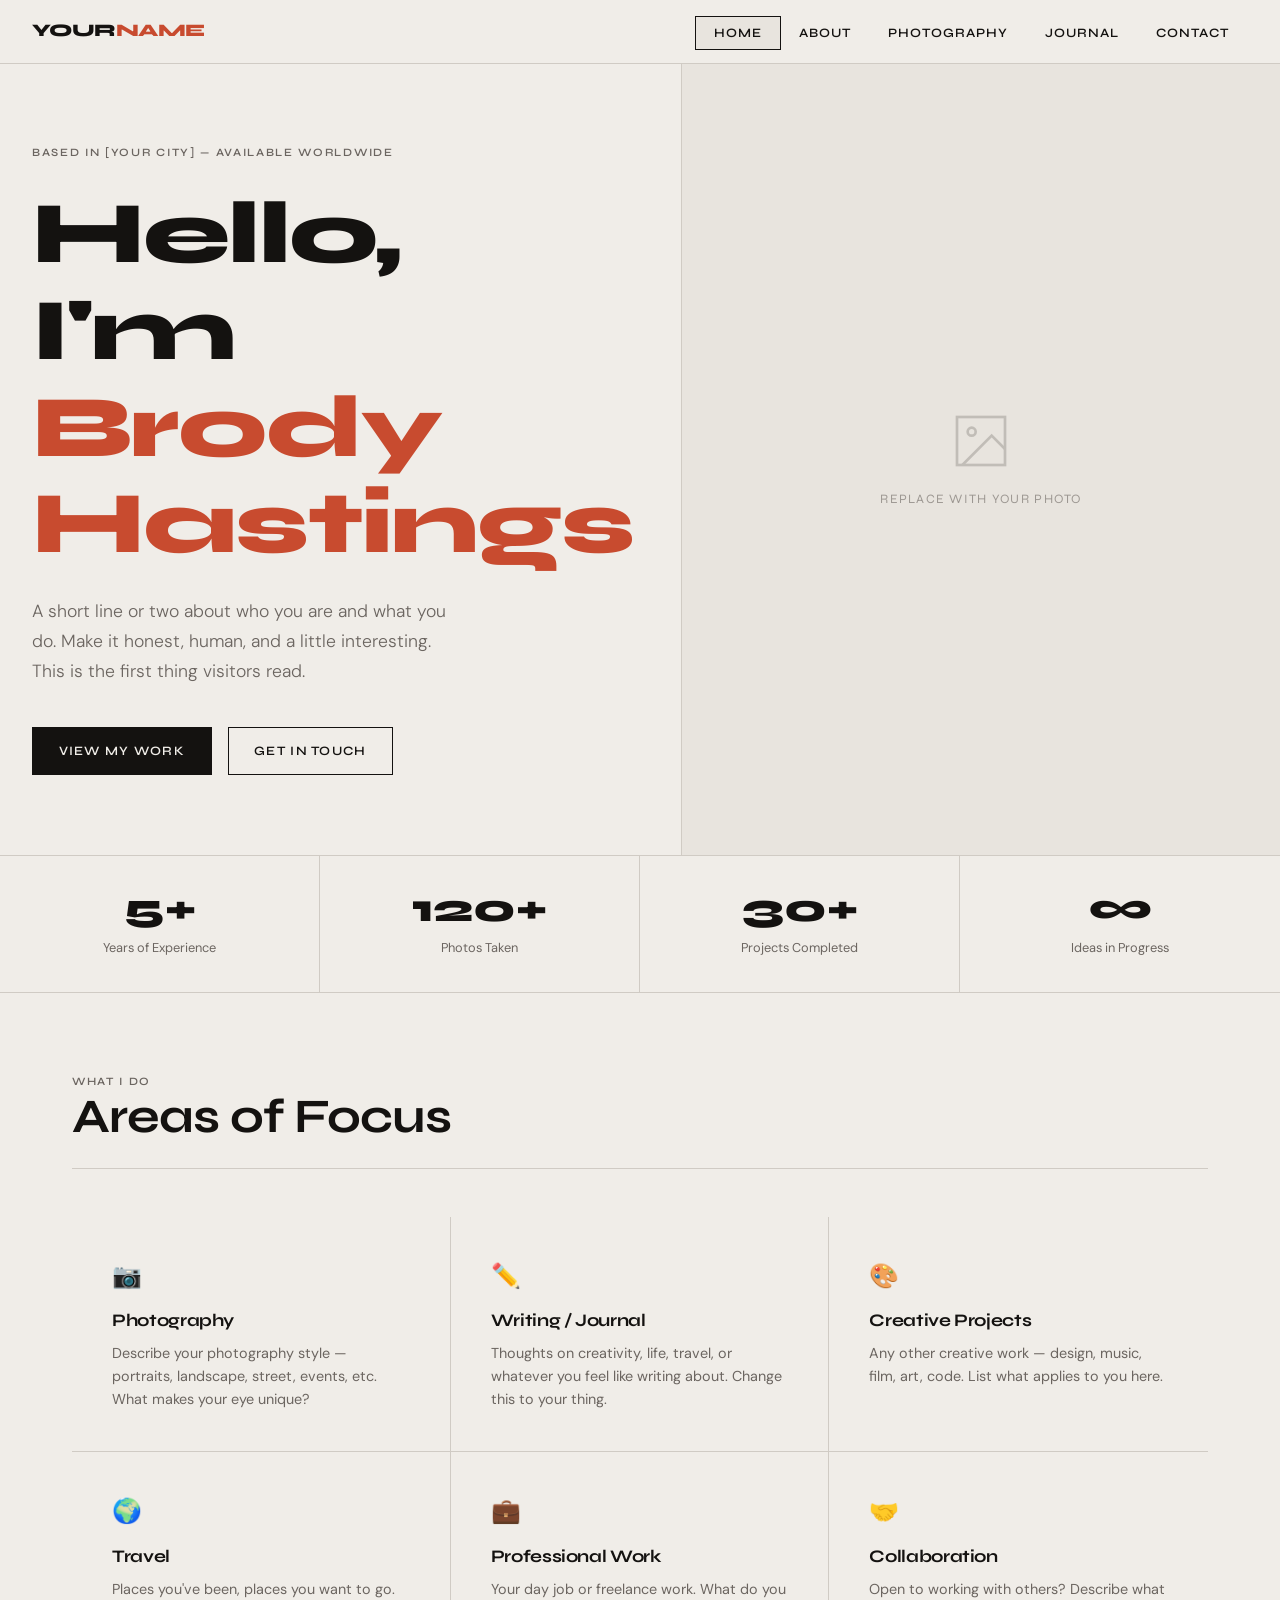
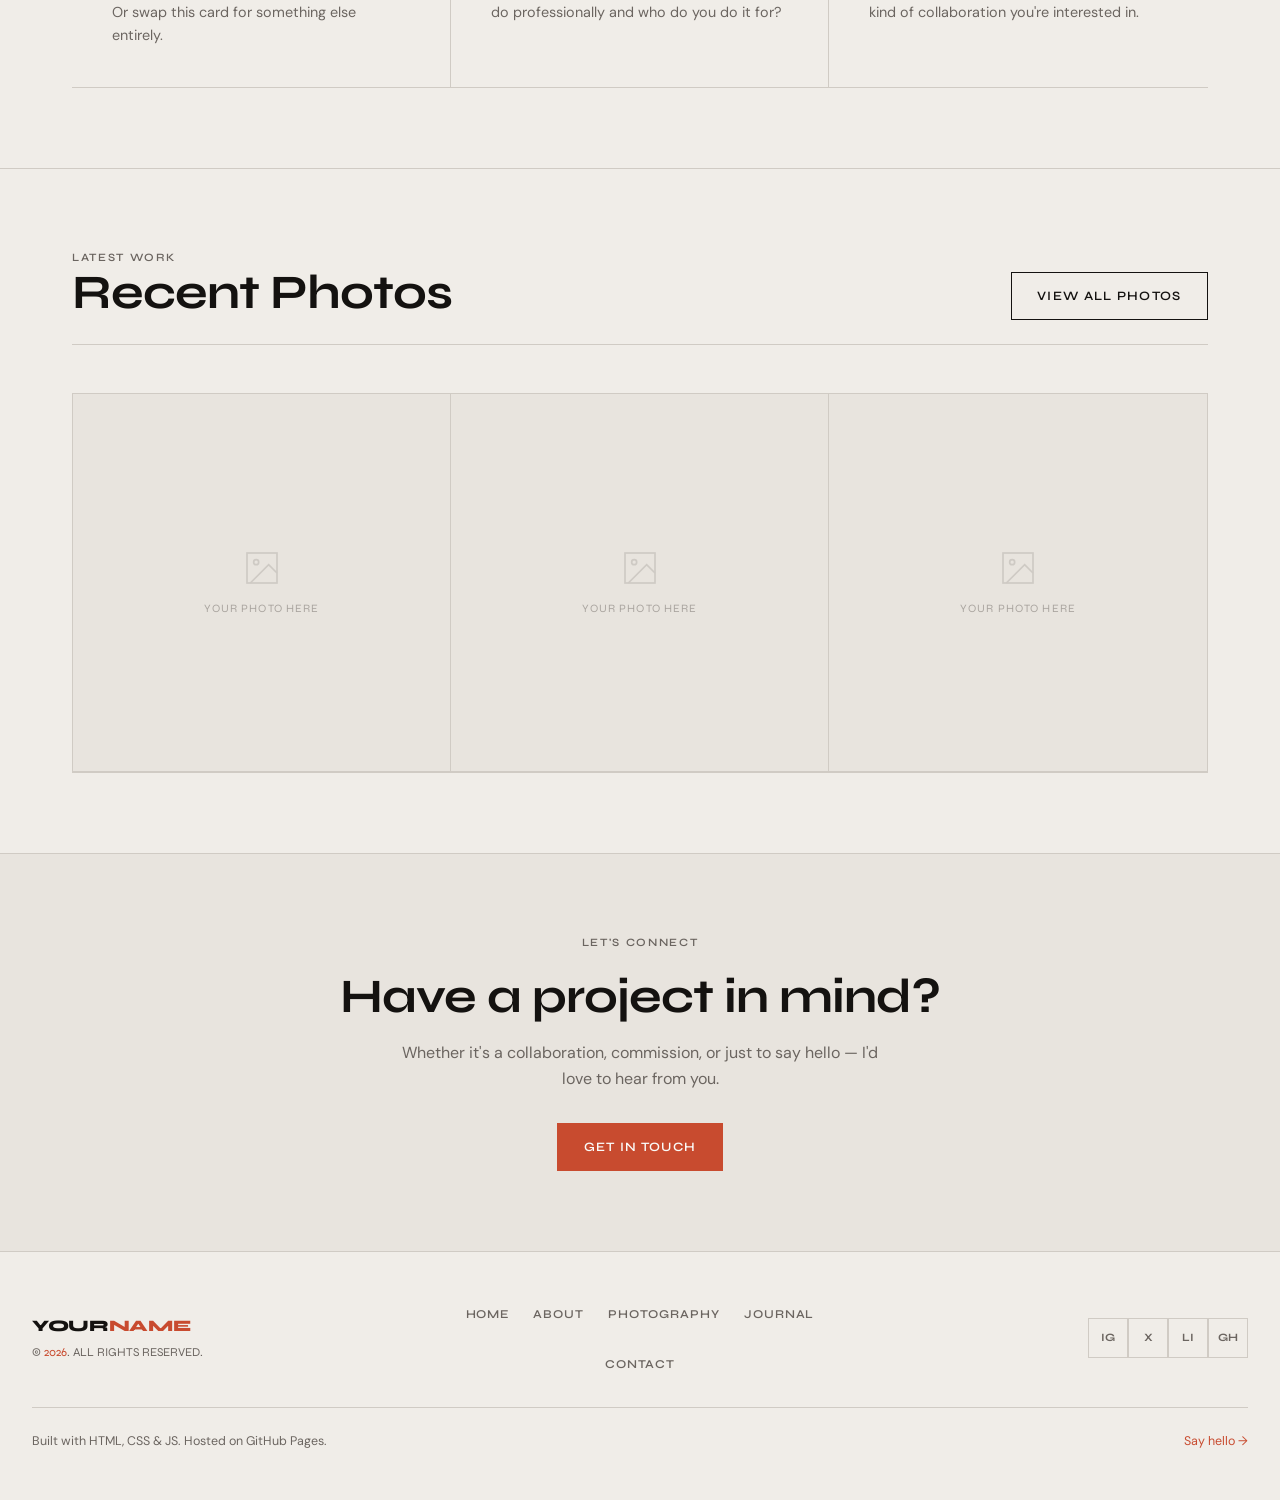
<file: index.html>
<!DOCTYPE html>
<html lang="en">
<head>
  <meta charset="UTF-8" />
  <meta name="viewport" content="width=device-width, initial-scale=1.0"/>
  <title>Brody Hastings — Home</title>
  <meta name="description" content="Personal website of Brody Hastings — photographer, creator, and [your profession]."/>
  <link rel="stylesheet" href="style.css"/>
</head>
<body>

  <!-- ========== NAVIGATION ========== -->
  <nav>
    <a href="index.html" class="nav-logo">Your<span>Name</span></a>
    <ul class="nav-links">
      <li><a href="index.html">Home</a></li>
      <li><a href="about.html">About</a></li>
      <li><a href="photography.html">Photography</a></li>
      <li><a href="blog.html">Journal</a></li>
      <li><a href="contact.html">Contact</a></li>
    </ul>
    <button class="hamburger" id="hamburger" aria-label="Toggle menu">
      <span></span>
      <span></span>
      <span></span>
    </button>
  </nav>

  <!-- Mobile Menu -->
  <div class="mobile-menu" id="mobile-menu">
    <a href="index.html">Home</a>
    <a href="about.html">About</a>
    <a href="photography.html">Photography</a>
    <a href="blog.html">Journal</a>
    <a href="contact.html">Contact</a>
  </div>

  <main>

    <!-- ========== HERO ========== -->
    <section class="home-hero">
      <div class="hero-content">
        <span class="label fade-up">Based in [Your City] — Available Worldwide</span>
        <h1 class="fade-up-2">Hello,<br>I'm <em>Brody Hastings</em></h1>
        <p class="fade-up-3">
          A short line or two about who you are and what you do. Make it honest, human, and a little interesting. This is the first thing visitors read.
        </p>
        <div class="hero-btns fade-up-4">
          <a href="photography.html" class="btn btn-filled">View My Work</a>
          <a href="contact.html" class="btn">Get in Touch</a>
        </div>
      </div>
      <div class="hero-image">
        <!--
          REPLACE THIS BLOCK with an <img> tag pointing to your photo.
          Example:
          <img src="images/hero.jpg" alt="A photo of me" style="width:100%;height:100%;object-fit:cover;">
        -->
        <div class="hero-placeholder">
          <svg width="64" height="64" viewBox="0 0 24 24" fill="none" stroke="currentColor" stroke-width="1">
            <rect x="3" y="3" width="18" height="18" rx="0"/><circle cx="8.5" cy="8.5" r="1.5"/>
            <polyline points="21 15 16 10 5 21"/>
          </svg>
          <p>Replace with your photo</p>
        </div>
      </div>
    </section>

    <!-- ========== STATS BAR ========== -->
    <section class="stats-bar">
      <div class="stat">
        <span class="stat-number">5+</span>
        <span class="stat-label">Years of Experience</span>
      </div>
      <div class="stat">
        <span class="stat-number">120+</span>
        <span class="stat-label">Photos Taken</span>
      </div>
      <div class="stat">
        <span class="stat-number">30+</span>
        <span class="stat-label">Projects Completed</span>
      </div>
      <div class="stat">
        <span class="stat-number">∞</span>
        <span class="stat-label">Ideas in Progress</span>
      </div>
    </section>

    <!-- ========== WHAT I DO ========== -->
    <section class="section">
      <div class="container">
        <div class="section-header">
          <div>
            <p class="label">What I Do</p>
            <h2>Areas of Focus</h2>
          </div>
        </div>
        <div class="featured-grid">
          <div class="feature-card">
            <div class="feature-icon">📷</div>
            <h3>Photography</h3>
            <p>Describe your photography style — portraits, landscape, street, events, etc. What makes your eye unique?</p>
          </div>
          <div class="feature-card">
            <div class="feature-icon">✏️</div>
            <h3>Writing / Journal</h3>
            <p>Thoughts on creativity, life, travel, or whatever you feel like writing about. Change this to your thing.</p>
          </div>
          <div class="feature-card">
            <div class="feature-icon">🎨</div>
            <h3>Creative Projects</h3>
            <p>Any other creative work — design, music, film, art, code. List what applies to you here.</p>
          </div>
          <div class="feature-card">
            <div class="feature-icon">🌍</div>
            <h3>Travel</h3>
            <p>Places you've been, places you want to go. Or swap this card for something else entirely.</p>
          </div>
          <div class="feature-card">
            <div class="feature-icon">💼</div>
            <h3>Professional Work</h3>
            <p>Your day job or freelance work. What do you do professionally and who do you do it for?</p>
          </div>
          <div class="feature-card">
            <div class="feature-icon">🤝</div>
            <h3>Collaboration</h3>
            <p>Open to working with others? Describe what kind of collaboration you're interested in.</p>
          </div>
        </div>
      </div>
    </section>

    <!-- ========== RECENT PHOTOS TEASER ========== -->
    <section class="section">
      <div class="container">
        <div class="section-header">
          <div>
            <p class="label">Latest Work</p>
            <h2>Recent Photos</h2>
          </div>
          <a href="photography.html" class="btn">View All Photos</a>
        </div>
        <div class="photo-grid" style="grid-template-columns: repeat(3, 1fr);">
          <!--
            Replace these placeholder divs with real photos.
            Example:
            <div class="photo-item">
              <img src="images/photo1.jpg" alt="Description">
              <div class="photo-overlay"><span>Title</span><small>Category</small></div>
            </div>
          -->
          <div class="photo-item">
            <div class="photo-placeholder">
              <svg width="40" height="40" viewBox="0 0 24 24" fill="none" stroke="currentColor" stroke-width="1"><rect x="3" y="3" width="18" height="18"/><circle cx="8.5" cy="8.5" r="1.5"/><polyline points="21 15 16 10 5 21"/></svg>
              <span>Your photo here</span>
            </div>
          </div>
          <div class="photo-item">
            <div class="photo-placeholder">
              <svg width="40" height="40" viewBox="0 0 24 24" fill="none" stroke="currentColor" stroke-width="1"><rect x="3" y="3" width="18" height="18"/><circle cx="8.5" cy="8.5" r="1.5"/><polyline points="21 15 16 10 5 21"/></svg>
              <span>Your photo here</span>
            </div>
          </div>
          <div class="photo-item" style="border-right:none;">
            <div class="photo-placeholder">
              <svg width="40" height="40" viewBox="0 0 24 24" fill="none" stroke="currentColor" stroke-width="1"><rect x="3" y="3" width="18" height="18"/><circle cx="8.5" cy="8.5" r="1.5"/><polyline points="21 15 16 10 5 21"/></svg>
              <span>Your photo here</span>
            </div>
          </div>
        </div>
      </div>
    </section>

    <!-- ========== CTA ========== -->
    <section class="section" style="text-align:center; background: var(--bg-alt);">
      <div class="container">
        <p class="label" style="justify-content:center; display:flex; margin-bottom: 1.2rem;">Let's Connect</p>
        <h2 style="margin-bottom: 1rem;">Have a project in mind?</h2>
        <p style="color: var(--text-muted); max-width: 480px; margin: 0 auto 2rem; font-size:1rem;">Whether it's a collaboration, commission, or just to say hello — I'd love to hear from you.</p>
        <a href="contact.html" class="btn btn-accent">Get in Touch</a>
      </div>
    </section>

  </main>

  <!-- ========== FOOTER ========== -->
  <footer>
    <div class="footer-brand">
      Your<span>Name</span>
      <small>© <span id="year"></span>. All rights reserved.</small>
    </div>
    <ul class="footer-links">
      <li><a href="index.html">Home</a></li>
      <li><a href="about.html">About</a></li>
      <li><a href="photography.html">Photography</a></li>
      <li><a href="blog.html">Journal</a></li>
      <li><a href="contact.html">Contact</a></li>
    </ul>
    <div class="footer-socials">
      <!-- Replace # with your actual profile URLs -->
      <a href="#" title="Instagram">IG</a>
      <a href="#" title="Twitter / X">X</a>
      <a href="#" title="LinkedIn">LI</a>
      <a href="#" title="GitHub">GH</a>
    </div>
    <div class="footer-bottom">
      <p>Built with HTML, CSS & JS. Hosted on GitHub Pages.</p>
      <p><a href="contact.html" style="color: var(--accent);">Say hello →</a></p>
    </div>
  </footer>

  <script src="script.js"></script>
</body>
</html>
</file>
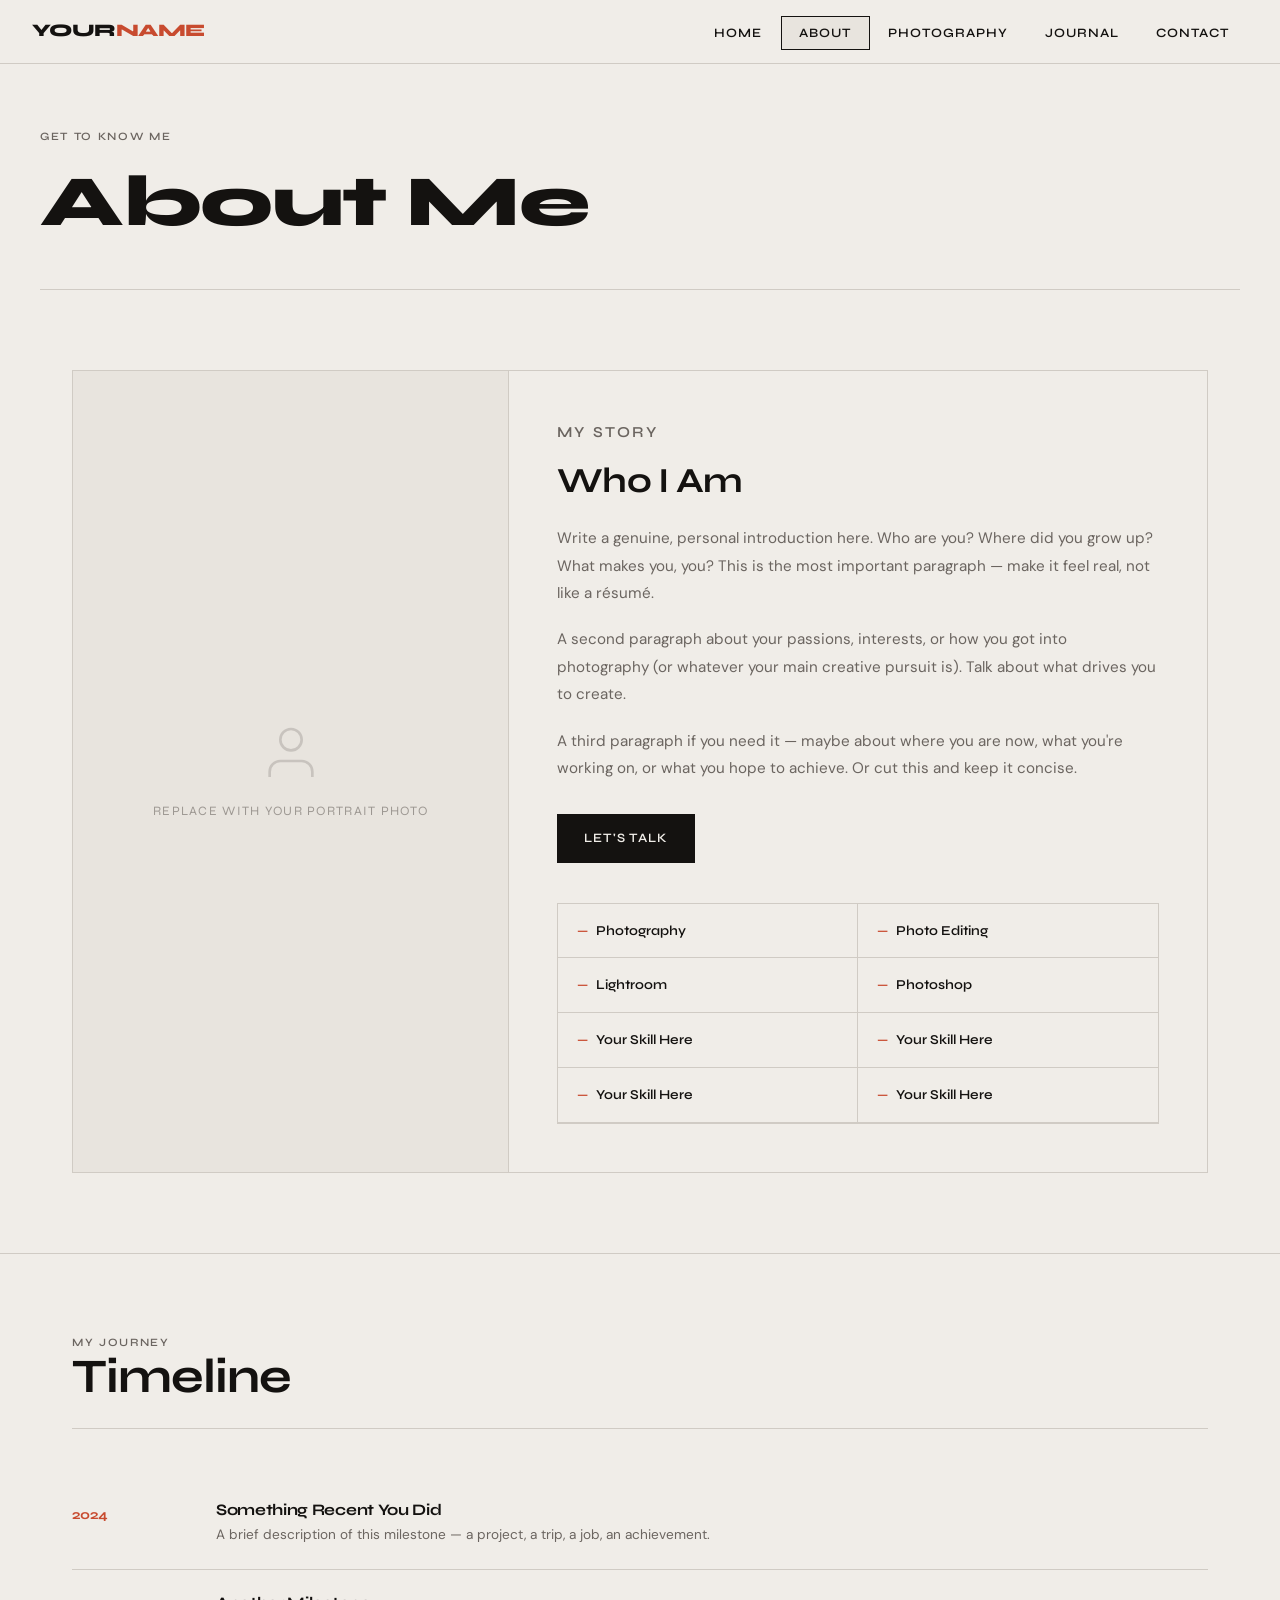
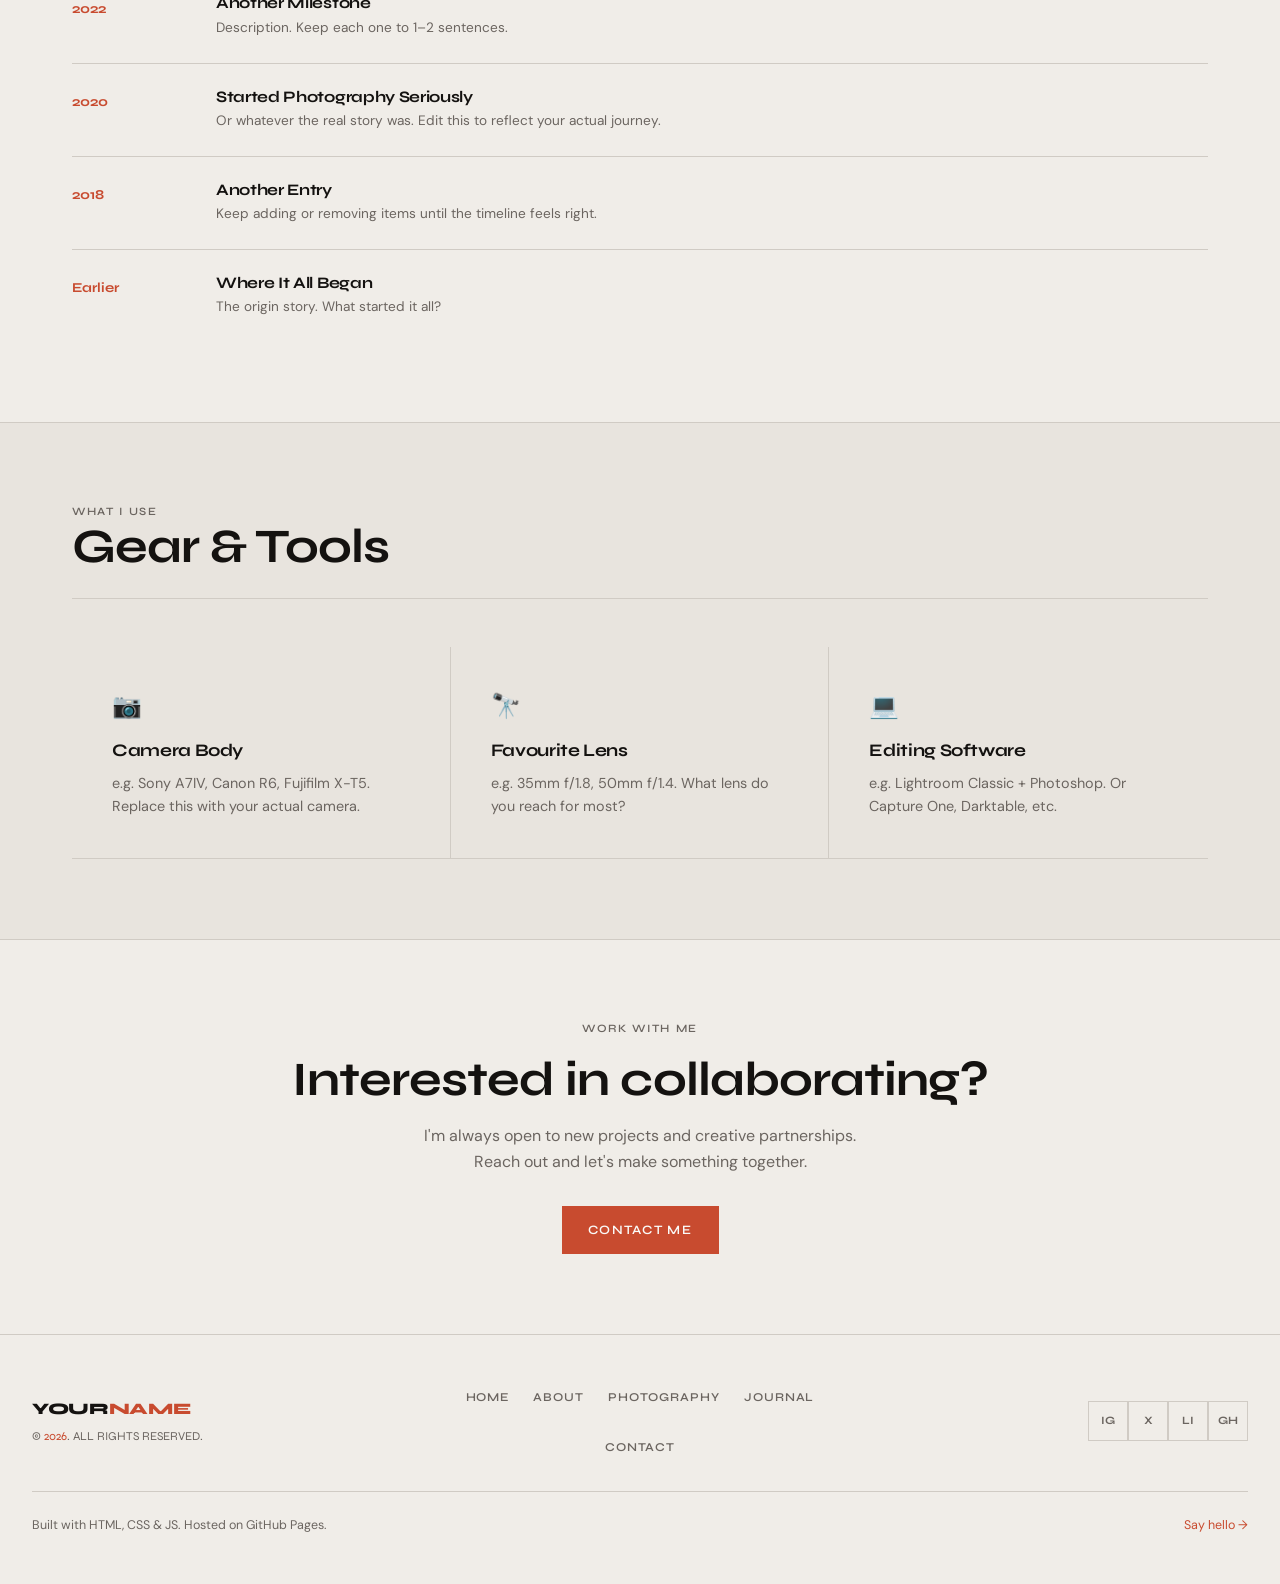
<file: about.html>
<!DOCTYPE html>
<html lang="en">
<head>
  <meta charset="UTF-8" />
  <meta name="viewport" content="width=device-width, initial-scale=1.0"/>
  <title>About — Brody Hastings </title>
  <meta name="description" content="Learn more about Brody Hastings — who I am, what I do, and what drives me."/>
  <link rel="stylesheet" href="style.css"/>
</head>
<body>

  <!-- ========== NAVIGATION ========== -->
  <nav>
    <a href="index.html" class="nav-logo">Your<span>Name</span></a>
    <ul class="nav-links">
      <li><a href="index.html">Home</a></li>
      <li><a href="about.html">About</a></li>
      <li><a href="photography.html">Photography</a></li>
      <li><a href="blog.html">Journal</a></li>
      <li><a href="contact.html">Contact</a></li>
    </ul>
    <button class="hamburger" id="hamburger" aria-label="Toggle menu">
      <span></span><span></span><span></span>
    </button>
  </nav>

  <div class="mobile-menu" id="mobile-menu">
    <a href="index.html">Home</a>
    <a href="about.html">About</a>
    <a href="photography.html">Photography</a>
    <a href="blog.html">Journal</a>
    <a href="contact.html">Contact</a>
  </div>

  <main>

    <!-- ========== PAGE HERO ========== -->
    <section class="page-hero container">
      <p class="label">Get to Know Me</p>
      <h1>About Me</h1>
    </section>

    <!-- ========== ABOUT GRID ========== -->
    <section class="section">
      <div class="container">
        <div class="about-grid">
          <div class="about-image-block">
            <!--
              Replace this block with your profile photo.
              Example:
              <img src="images/portrait.jpg" alt="Photo of me" style="width:100%;height:100%;object-fit:cover;">
            -->
            <svg width="64" height="64" viewBox="0 0 24 24" fill="none" stroke="currentColor" stroke-width="1">
              <path d="M20 21v-2a4 4 0 0 0-4-4H8a4 4 0 0 0-4 4v2"/>
              <circle cx="12" cy="7" r="4"/>
            </svg>
            <p>Replace with your portrait photo</p>
          </div>
          <div class="about-text">
            <p class="label">My Story</p>
            <h2>Who I Am</h2>
            <p>
              Write a genuine, personal introduction here. Who are you? Where did you grow up? What makes you, you? This is the most important paragraph — make it feel real, not like a résumé.
            </p>
            <p>
              A second paragraph about your passions, interests, or how you got into photography (or whatever your main creative pursuit is). Talk about what drives you to create.
            </p>
            <p>
              A third paragraph if you need it — maybe about where you are now, what you're working on, or what you hope to achieve. Or cut this and keep it concise.
            </p>
            <a href="contact.html" class="btn btn-filled">Let's Talk</a>

            <!-- ========== SKILLS ========== -->
            <ul class="skills-list">
              <li class="skill-item">Photography</li>
              <li class="skill-item">Photo Editing</li>
              <li class="skill-item">Lightroom</li>
              <li class="skill-item">Photoshop</li>
              <li class="skill-item">Your Skill Here</li>
              <li class="skill-item">Your Skill Here</li>
              <li class="skill-item">Your Skill Here</li>
              <li class="skill-item">Your Skill Here</li>
            </ul>
          </div>
        </div>
      </div>
    </section>

    <!-- ========== TIMELINE ========== -->
    <section class="section">
      <div class="container">
        <div class="section-header">
          <div>
            <p class="label">My Journey</p>
            <h2>Timeline</h2>
          </div>
        </div>
        <div class="timeline">
          <div class="timeline-item">
            <div class="timeline-year">2024</div>
            <div class="timeline-content">
              <h4>Something Recent You Did</h4>
              <p>A brief description of this milestone — a project, a trip, a job, an achievement.</p>
            </div>
          </div>
          <div class="timeline-item">
            <div class="timeline-year">2022</div>
            <div class="timeline-content">
              <h4>Another Milestone</h4>
              <p>Description. Keep each one to 1–2 sentences.</p>
            </div>
          </div>
          <div class="timeline-item">
            <div class="timeline-year">2020</div>
            <div class="timeline-content">
              <h4>Started Photography Seriously</h4>
              <p>Or whatever the real story was. Edit this to reflect your actual journey.</p>
            </div>
          </div>
          <div class="timeline-item">
            <div class="timeline-year">2018</div>
            <div class="timeline-content">
              <h4>Another Entry</h4>
              <p>Keep adding or removing items until the timeline feels right.</p>
            </div>
          </div>
          <div class="timeline-item">
            <div class="timeline-year">Earlier</div>
            <div class="timeline-content">
              <h4>Where It All Began</h4>
              <p>The origin story. What started it all?</p>
            </div>
          </div>
        </div>
      </div>
    </section>

    <!-- ========== GEAR / TOOLS (optional) ========== -->
    <section class="section" style="background: var(--bg-alt);">
      <div class="container">
        <div class="section-header">
          <div>
            <p class="label">What I Use</p>
            <h2>Gear & Tools</h2>
          </div>
        </div>
        <div class="featured-grid">
          <div class="feature-card">
            <div class="feature-icon">📷</div>
            <h3>Camera Body</h3>
            <p>e.g. Sony A7IV, Canon R6, Fujifilm X-T5. Replace this with your actual camera.</p>
          </div>
          <div class="feature-card">
            <div class="feature-icon">🔭</div>
            <h3>Favourite Lens</h3>
            <p>e.g. 35mm f/1.8, 50mm f/1.4. What lens do you reach for most?</p>
          </div>
          <div class="feature-card">
            <div class="feature-icon">💻</div>
            <h3>Editing Software</h3>
            <p>e.g. Lightroom Classic + Photoshop. Or Capture One, Darktable, etc.</p>
          </div>
        </div>
      </div>
    </section>

    <!-- ========== CTA ========== -->
    <section class="section" style="text-align:center;">
      <div class="container">
        <p class="label" style="display:flex; justify-content:center; margin-bottom:1rem;">Work With Me</p>
        <h2 style="margin-bottom:1rem;">Interested in collaborating?</h2>
        <p style="color:var(--text-muted); max-width:440px; margin: 0 auto 2rem;">I'm always open to new projects and creative partnerships. Reach out and let's make something together.</p>
        <a href="contact.html" class="btn btn-accent">Contact Me</a>
      </div>
    </section>

  </main>

  <!-- ========== FOOTER ========== -->
  <footer>
    <div class="footer-brand">
      Your<span>Name</span>
      <small>© <span id="year"></span>. All rights reserved.</small>
    </div>
    <ul class="footer-links">
      <li><a href="index.html">Home</a></li>
      <li><a href="about.html">About</a></li>
      <li><a href="photography.html">Photography</a></li>
      <li><a href="blog.html">Journal</a></li>
      <li><a href="contact.html">Contact</a></li>
    </ul>
    <div class="footer-socials">
      <a href="#" title="Instagram">IG</a>
      <a href="#" title="Twitter / X">X</a>
      <a href="#" title="LinkedIn">LI</a>
      <a href="#" title="GitHub">GH</a>
    </div>
    <div class="footer-bottom">
      <p>Built with HTML, CSS & JS. Hosted on GitHub Pages.</p>
      <p><a href="contact.html" style="color:var(--accent);">Say hello →</a></p>
    </div>
  </footer>

  <script src="script.js"></script>
</body>
</html>
</file>
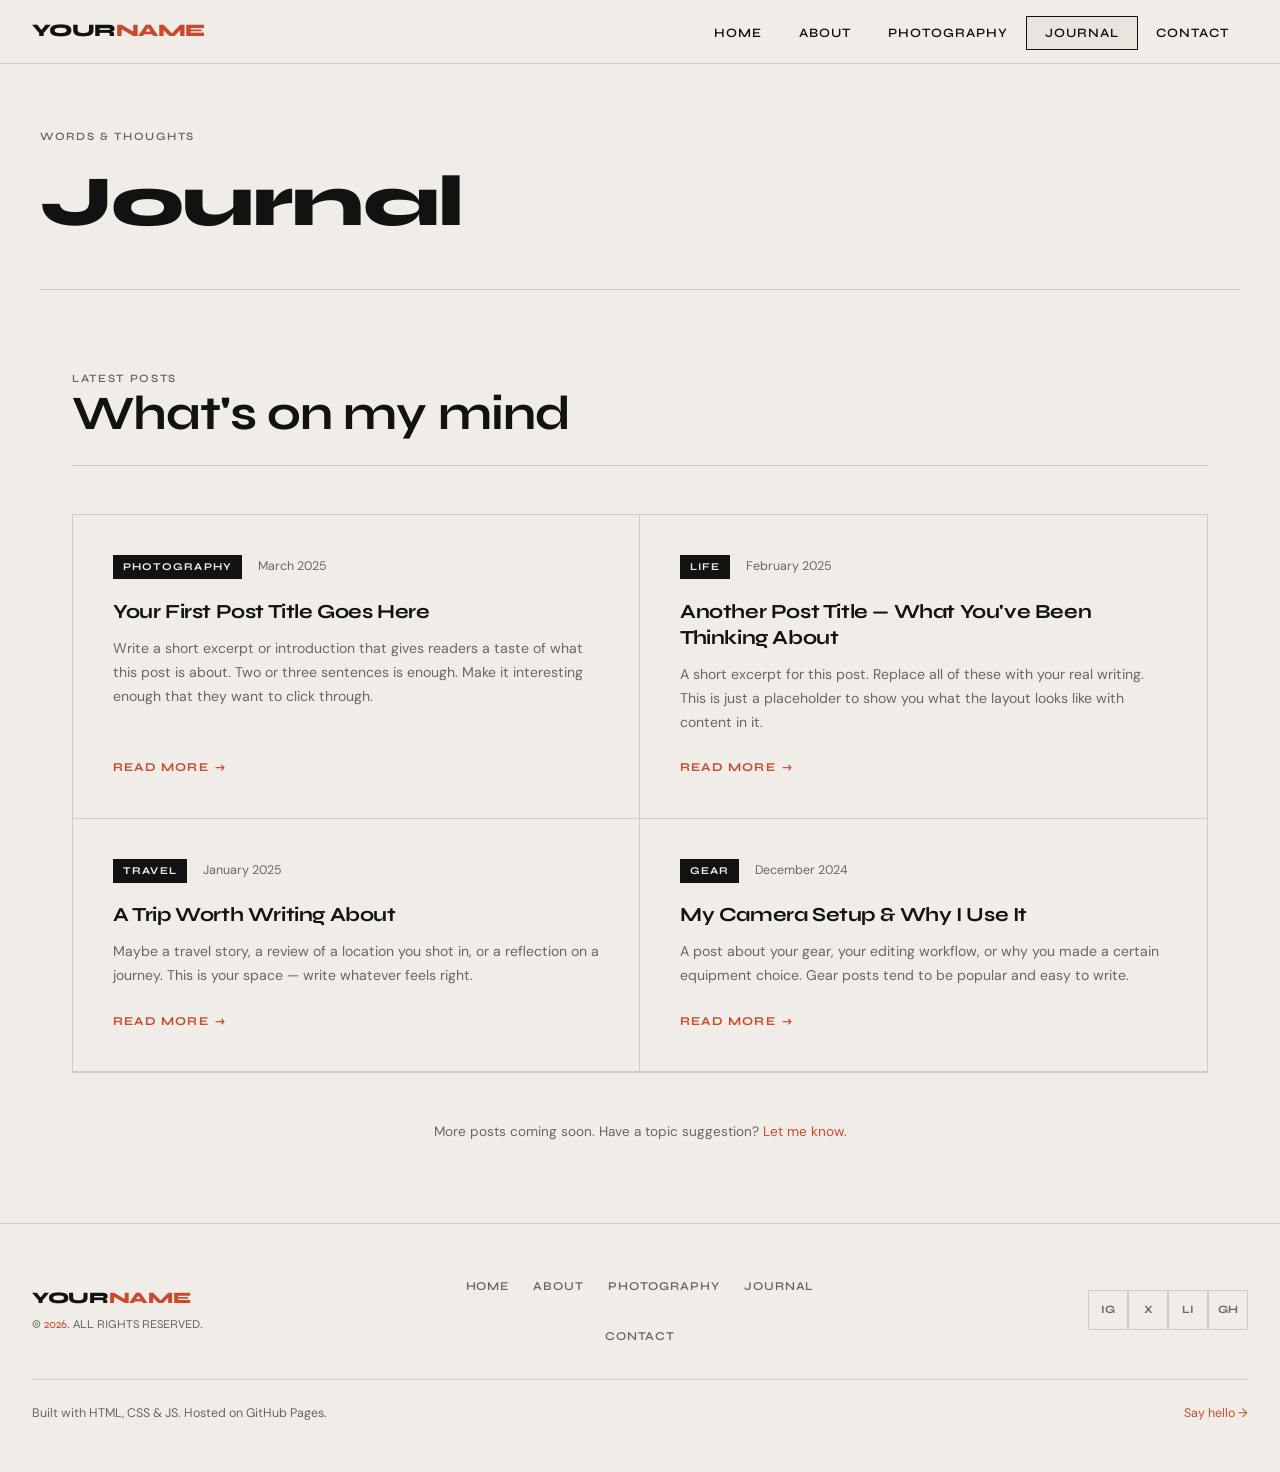
<file: blog.html>
<!DOCTYPE html>
<html lang="en">
<head>
  <meta charset="UTF-8" />
  <meta name="viewport" content="width=device-width, initial-scale=1.0"/>
  <title>Journal — Your Name</title>
  <meta name="description" content="Thoughts, stories, and writing by Your Name."/>
  <link rel="stylesheet" href="style.css"/>
</head>
<body>

  <!-- ========== NAVIGATION ========== -->
  <nav>
    <a href="index.html" class="nav-logo">Your<span>Name</span></a>
    <ul class="nav-links">
      <li><a href="index.html">Home</a></li>
      <li><a href="about.html">About</a></li>
      <li><a href="photography.html">Photography</a></li>
      <li><a href="blog.html">Journal</a></li>
      <li><a href="contact.html">Contact</a></li>
    </ul>
    <button class="hamburger" id="hamburger" aria-label="Toggle menu">
      <span></span><span></span><span></span>
    </button>
  </nav>

  <div class="mobile-menu" id="mobile-menu">
    <a href="index.html">Home</a>
    <a href="about.html">About</a>
    <a href="photography.html">Photography</a>
    <a href="blog.html">Journal</a>
    <a href="contact.html">Contact</a>
  </div>

  <main>

    <!-- ========== PAGE HERO ========== -->
    <section class="page-hero container">
      <p class="label">Words & Thoughts</p>
      <h1>Journal</h1>
    </section>

    <!-- ========== BLOG GRID ========== -->
    <section class="section">
      <div class="container">

        <div class="section-header">
          <div>
            <p class="label">Latest Posts</p>
            <h2>What's on my mind</h2>
          </div>
        </div>

        <!--
          HOW TO ADD A NEW POST:
          1. Duplicate one of the .blog-card divs below.
          2. Update the tag, date, title, excerpt, and link.
          3. Ideally, create a new HTML file for each full post (e.g. posts/my-post.html)
             and link the card to it. For now, the cards just link to # as a placeholder.
        -->

        <div class="blog-grid">

          <div class="blog-card">
            <div class="blog-meta">
              <span class="blog-tag">Photography</span>
              <span class="blog-date">March 2025</span>
            </div>
            <h3>Your First Post Title Goes Here</h3>
            <p>
              Write a short excerpt or introduction that gives readers a taste of what this post is about. Two or three sentences is enough. Make it interesting enough that they want to click through.
            </p>
            <span class="blog-read-more">Read More</span>
          </div>

          <div class="blog-card">
            <div class="blog-meta">
              <span class="blog-tag">Life</span>
              <span class="blog-date">February 2025</span>
            </div>
            <h3>Another Post Title — What You've Been Thinking About</h3>
            <p>
              A short excerpt for this post. Replace all of these with your real writing. This is just a placeholder to show you what the layout looks like with content in it.
            </p>
            <span class="blog-read-more">Read More</span>
          </div>

          <div class="blog-card">
            <div class="blog-meta">
              <span class="blog-tag">Travel</span>
              <span class="blog-date">January 2025</span>
            </div>
            <h3>A Trip Worth Writing About</h3>
            <p>
              Maybe a travel story, a review of a location you shot in, or a reflection on a journey. This is your space — write whatever feels right.
            </p>
            <span class="blog-read-more">Read More</span>
          </div>

          <div class="blog-card">
            <div class="blog-meta">
              <span class="blog-tag">Gear</span>
              <span class="blog-date">December 2024</span>
            </div>
            <h3>My Camera Setup & Why I Use It</h3>
            <p>
              A post about your gear, your editing workflow, or why you made a certain equipment choice. Gear posts tend to be popular and easy to write.
            </p>
            <span class="blog-read-more">Read More</span>
          </div>

        </div>

        <div style="text-align:center; margin-top: 3rem;">
          <p style="font-size:0.85rem; color:var(--text-muted);">
            More posts coming soon. Have a topic suggestion? <a href="contact.html" style="color:var(--accent);">Let me know.</a>
          </p>
        </div>

      </div>
    </section>

  </main>

  <!-- ========== FOOTER ========== -->
  <footer>
    <div class="footer-brand">
      Your<span>Name</span>
      <small>© <span id="year"></span>. All rights reserved.</small>
    </div>
    <ul class="footer-links">
      <li><a href="index.html">Home</a></li>
      <li><a href="about.html">About</a></li>
      <li><a href="photography.html">Photography</a></li>
      <li><a href="blog.html">Journal</a></li>
      <li><a href="contact.html">Contact</a></li>
    </ul>
    <div class="footer-socials">
      <a href="#" title="Instagram">IG</a>
      <a href="#" title="Twitter / X">X</a>
      <a href="#" title="LinkedIn">LI</a>
      <a href="#" title="GitHub">GH</a>
    </div>
    <div class="footer-bottom">
      <p>Built with HTML, CSS & JS. Hosted on GitHub Pages.</p>
      <p><a href="contact.html" style="color:var(--accent);">Say hello →</a></p>
    </div>
  </footer>

  <script src="script.js"></script>
</body>
</html>
</file>
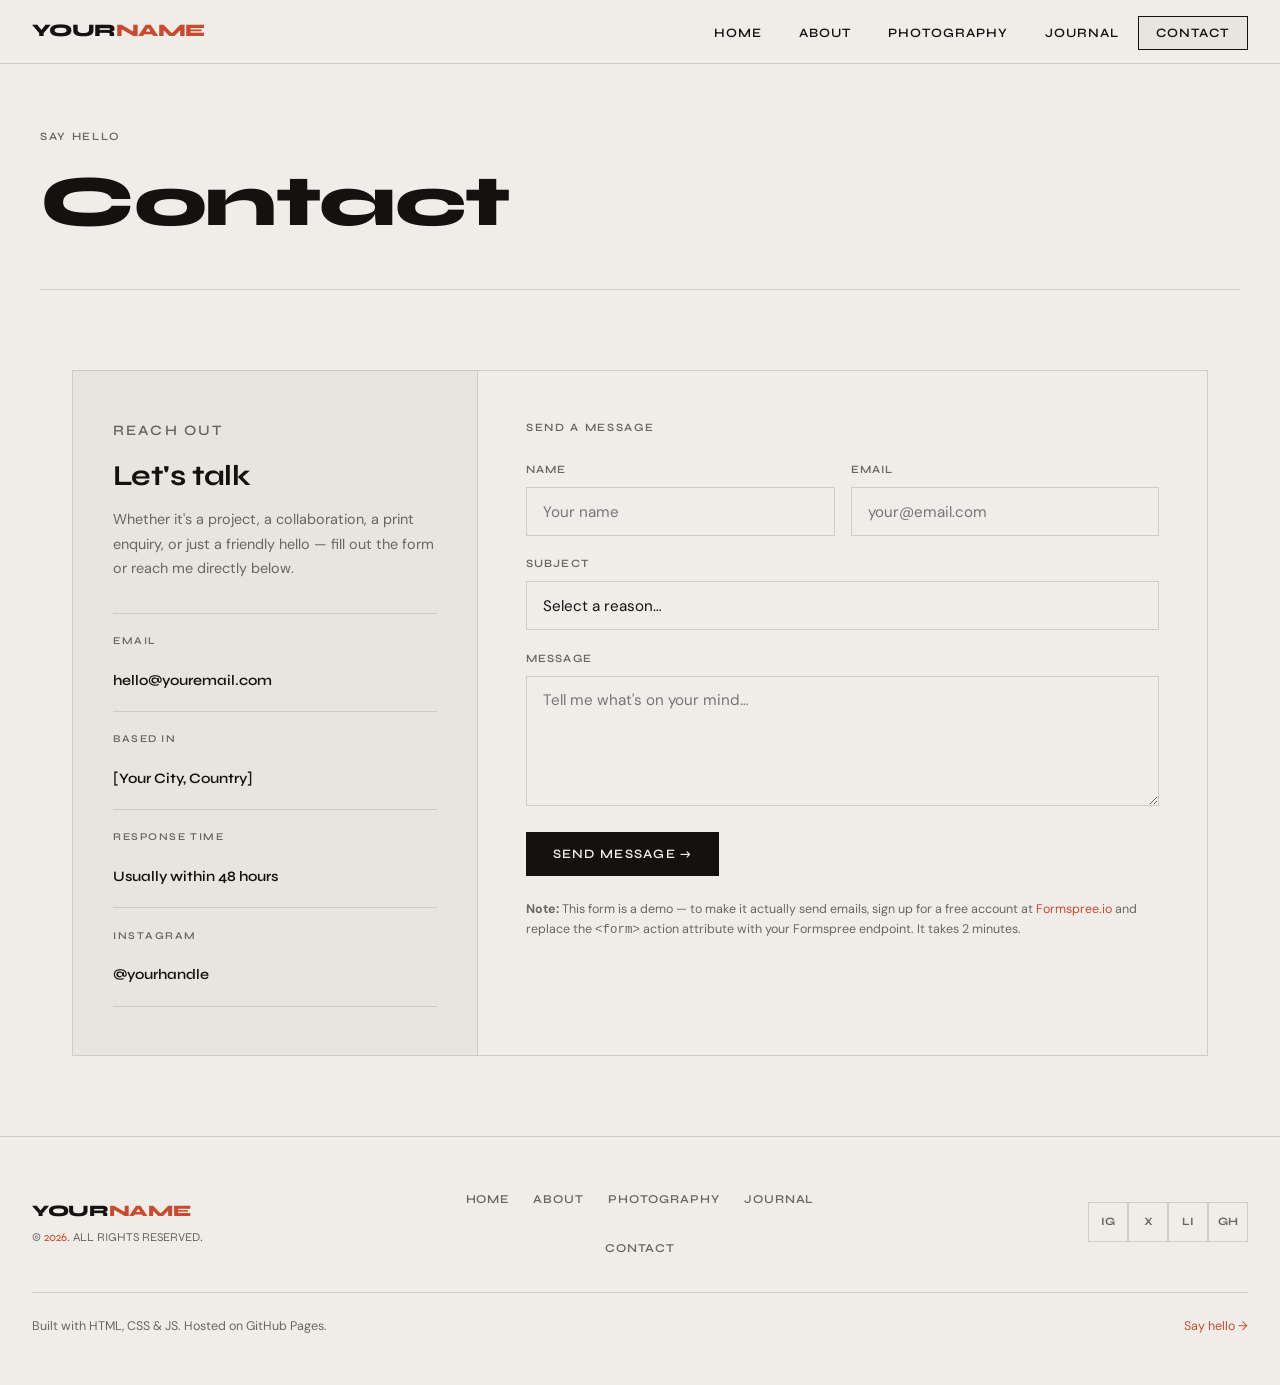
<file: contact.html>
<!DOCTYPE html>
<html lang="en">
<head>
  <meta charset="UTF-8" />
  <meta name="viewport" content="width=device-width, initial-scale=1.0"/>
  <title>Contact — Brody Hastings </title>
  <meta name="description" content="Get in touch with Brody Hastings."/>
  <link rel="stylesheet" href="style.css"/>
</head>
<body>

  <!-- ========== NAVIGATION ========== -->
  <nav>
    <a href="index.html" class="nav-logo">Your<span>Name</span></a>
    <ul class="nav-links">
      <li><a href="index.html">Home</a></li>
      <li><a href="about.html">About</a></li>
      <li><a href="photography.html">Photography</a></li>
      <li><a href="blog.html">Journal</a></li>
      <li><a href="contact.html">Contact</a></li>
    </ul>
    <button class="hamburger" id="hamburger" aria-label="Toggle menu">
      <span></span><span></span><span></span>
    </button>
  </nav>

  <div class="mobile-menu" id="mobile-menu">
    <a href="index.html">Home</a>
    <a href="about.html">About</a>
    <a href="photography.html">Photography</a>
    <a href="blog.html">Journal</a>
    <a href="contact.html">Contact</a>
  </div>

  <main>

    <!-- ========== PAGE HERO ========== -->
    <section class="page-hero container">
      <p class="label">Say Hello</p>
      <h1>Contact</h1>
    </section>

    <!-- ========== CONTACT SECTION ========== -->
    <section class="section">
      <div class="container">
        <div class="contact-grid">

          <!-- Contact Info -->
          <div class="contact-info">
            <p class="label">Reach Out</p>
            <h2>Let's talk</h2>
            <p>
              Whether it's a project, a collaboration, a print enquiry, or just a friendly hello — fill out the form or reach me directly below.
            </p>
            <div class="contact-details">
              <div class="contact-detail">
                <span class="label">Email</span>
                <!-- Replace with your real email -->
                <a href="mailto:hello@youremail.com">hello@youremail.com</a>
              </div>
              <div class="contact-detail">
                <span class="label">Based In</span>
                <span>[Your City, Country]</span>
              </div>
              <div class="contact-detail">
                <span class="label">Response Time</span>
                <span>Usually within 48 hours</span>
              </div>
              <div class="contact-detail">
                <span class="label">Instagram</span>
                <!-- Replace with your handle -->
                <a href="https://instagram.com/yourhandle" target="_blank" rel="noopener">@yourhandle</a>
              </div>
            </div>
          </div>

          <!-- Contact Form -->
          <div class="contact-form">
            <span class="label">Send a Message</span>

            <form id="contact-form">
              <div class="form-row">
                <div class="form-group">
                  <label for="name">Name</label>
                  <input type="text" id="name" name="name" placeholder="Your name" required/>
                </div>
                <div class="form-group">
                  <label for="email">Email</label>
                  <input type="email" id="email" name="email" placeholder="your@email.com" required/>
                </div>
              </div>

              <div class="form-group">
                <label for="subject">Subject</label>
                <select id="subject" name="subject">
                  <option value="">Select a reason…</option>
                  <option value="collaboration">Collaboration</option>
                  <option value="commission">Commission / Print</option>
                  <option value="general">General Enquiry</option>
                  <option value="hello">Just Saying Hello</option>
                </select>
              </div>

              <div class="form-group">
                <label for="message">Message</label>
                <textarea id="message" name="message" placeholder="Tell me what's on your mind…" required></textarea>
              </div>

              <div class="form-submit">
                <button type="submit" class="btn btn-filled">Send Message →</button>
              </div>
            </form>

            <div class="form-success" id="form-success">
              ✓ &nbsp; Message received! I'll get back to you soon.
            </div>

            <p style="font-size:0.78rem; color:var(--text-muted); margin-top:1.5rem; line-height:1.6;">
              <strong>Note:</strong> This form is a demo — to make it actually send emails, sign up for a free account at
              <a href="https://formspree.io" target="_blank" rel="noopener" style="color:var(--accent);">Formspree.io</a>
              and replace the <code>&lt;form&gt;</code> action attribute with your Formspree endpoint. It takes 2 minutes.
            </p>
          </div>

        </div>
      </div>
    </section>

  </main>

  <!-- ========== FOOTER ========== -->
  <footer>
    <div class="footer-brand">
      Your<span>Name</span>
      <small>© <span id="year"></span>. All rights reserved.</small>
    </div>
    <ul class="footer-links">
      <li><a href="index.html">Home</a></li>
      <li><a href="about.html">About</a></li>
      <li><a href="photography.html">Photography</a></li>
      <li><a href="blog.html">Journal</a></li>
      <li><a href="contact.html">Contact</a></li>
    </ul>
    <div class="footer-socials">
      <a href="#" title="Instagram">IG</a>
      <a href="#" title="Twitter / X">X</a>
      <a href="#" title="LinkedIn">LI</a>
      <a href="#" title="GitHub">GH</a>
    </div>
    <div class="footer-bottom">
      <p>Built with HTML, CSS & JS. Hosted on GitHub Pages.</p>
      <p><a href="contact.html" style="color:var(--accent);">Say hello →</a></p>
    </div>
  </footer>

  <script src="script.js"></script>
</body>
</html>
</file>
<file: style.css>
/* ============================================
   IMPORTS & VARIABLES
   ============================================ */
@import url('https://fonts.googleapis.com/css2?family=Syne:wght@400;600;700;800&family=DM+Sans:ital,wght@0,300;0,400;0,500;1,300&display=swap');

:root {
  --bg: #F0EDE8;
  --bg-alt: #E8E4DE;
  --text: #141210;
  --text-muted: #6B6560;
  --accent: #C84B2F;
  --accent-dark: #A33A20;
  --white: #FAFAF8;
  --border: #D0CBC4;
  --nav-h: 64px;
}

/* ============================================
   RESET & BASE
   ============================================ */
*, *::before, *::after { box-sizing: border-box; margin: 0; padding: 0; }

html { scroll-behavior: smooth; }

body {
  font-family: 'DM Sans', sans-serif;
  background: var(--bg);
  color: var(--text);
  font-size: 16px;
  line-height: 1.6;
  min-height: 100vh;
}

img { display: block; max-width: 100%; }
a { color: inherit; text-decoration: none; }
ul { list-style: none; }

/* ============================================
   TYPOGRAPHY
   ============================================ */
h1, h2, h3, h4 {
  font-family: 'Syne', sans-serif;
  font-weight: 700;
  line-height: 1.1;
  letter-spacing: -0.02em;
}

h1 { font-size: clamp(2.8rem, 7vw, 5.5rem); font-weight: 800; }
h2 { font-size: clamp(2rem, 4vw, 3rem); }
h3 { font-size: clamp(1.2rem, 2vw, 1.5rem); }

.label {
  font-family: 'Syne', sans-serif;
  font-size: 0.7rem;
  font-weight: 600;
  letter-spacing: 0.15em;
  text-transform: uppercase;
  color: var(--text-muted);
}

/* ============================================
   NAVIGATION
   ============================================ */
nav {
  position: fixed;
  top: 0; left: 0; right: 0;
  height: var(--nav-h);
  background: var(--bg);
  border-bottom: 1px solid var(--border);
  z-index: 1000;
  display: flex;
  align-items: center;
  justify-content: space-between;
  padding: 0 2rem;
}

.nav-logo {
  font-family: 'Syne', sans-serif;
  font-weight: 800;
  font-size: 1.1rem;
  letter-spacing: -0.03em;
  text-transform: uppercase;
}

.nav-logo span {
  color: var(--accent);
}

.nav-links {
  display: flex;
  gap: 0;
}

.nav-links a {
  font-family: 'Syne', sans-serif;
  font-size: 0.8rem;
  font-weight: 600;
  letter-spacing: 0.08em;
  text-transform: uppercase;
  padding: 0.5rem 1.1rem;
  border: 1px solid transparent;
  transition: border-color 0.2s, background 0.2s;
}

.nav-links a:hover,
.nav-links a.active {
  border-color: var(--border);
  background: var(--bg-alt);
}

.nav-links a.active {
  border-color: var(--text);
}

/* Hamburger */
.hamburger {
  display: none;
  flex-direction: column;
  justify-content: center;
  gap: 5px;
  width: 40px;
  height: 40px;
  cursor: pointer;
  border: 1px solid var(--border);
  padding: 8px;
  background: none;
  transition: background 0.2s;
}

.hamburger:hover { background: var(--bg-alt); }

.hamburger span {
  display: block;
  width: 100%;
  height: 1.5px;
  background: var(--text);
  transform-origin: center;
  transition: transform 0.3s ease, opacity 0.3s ease;
}

.hamburger.open span:nth-child(1) { transform: translateY(6.5px) rotate(45deg); }
.hamburger.open span:nth-child(2) { opacity: 0; transform: scaleX(0); }
.hamburger.open span:nth-child(3) { transform: translateY(-6.5px) rotate(-45deg); }

/* Mobile menu */
.mobile-menu {
  display: none;
  position: fixed;
  top: var(--nav-h);
  left: 0; right: 0;
  background: var(--bg);
  border-bottom: 1px solid var(--border);
  padding: 1rem 0;
  z-index: 999;
  transform: translateY(-110%);
  transition: transform 0.35s cubic-bezier(0.4, 0, 0.2, 1);
}

.mobile-menu.open {
  transform: translateY(0);
}

.mobile-menu a {
  display: block;
  font-family: 'Syne', sans-serif;
  font-size: 1.1rem;
  font-weight: 700;
  letter-spacing: 0.05em;
  text-transform: uppercase;
  padding: 0.9rem 2rem;
  border-bottom: 1px solid var(--border);
  transition: background 0.2s;
}

.mobile-menu a:last-child { border-bottom: none; }
.mobile-menu a:hover { background: var(--bg-alt); }
.mobile-menu a.active { color: var(--accent); }

/* ============================================
   LAYOUT
   ============================================ */
main {
  margin-top: var(--nav-h);
}

.container {
  max-width: 1200px;
  margin: 0 auto;
  padding: 0 2rem;
}

.section {
  padding: 5rem 0;
  border-bottom: 1px solid var(--border);
}

.section:last-child { border-bottom: none; }

.section-header {
  display: flex;
  align-items: flex-end;
  justify-content: space-between;
  margin-bottom: 3rem;
  padding-bottom: 1.5rem;
  border-bottom: 1px solid var(--border);
  gap: 1rem;
  flex-wrap: wrap;
}

/* ============================================
   BUTTONS
   ============================================ */
.btn {
  display: inline-flex;
  align-items: center;
  gap: 0.5rem;
  font-family: 'Syne', sans-serif;
  font-size: 0.8rem;
  font-weight: 600;
  letter-spacing: 0.1em;
  text-transform: uppercase;
  padding: 0.8rem 1.6rem;
  border: 1px solid var(--text);
  cursor: pointer;
  transition: background 0.2s, color 0.2s;
  background: transparent;
}

.btn:hover { background: var(--text); color: var(--bg); }

.btn-filled {
  background: var(--text);
  color: var(--bg);
}

.btn-filled:hover {
  background: var(--accent);
  border-color: var(--accent);
  color: var(--white);
}

.btn-accent {
  background: var(--accent);
  border-color: var(--accent);
  color: var(--white);
}

.btn-accent:hover {
  background: var(--accent-dark);
  border-color: var(--accent-dark);
}

/* ============================================
   PAGE HERO (shared across pages)
   ============================================ */
.page-hero {
  padding: 4rem 0 3rem;
  border-bottom: 1px solid var(--border);
}

.page-hero .label {
  margin-bottom: 1rem;
}

.page-hero h1 {
  font-size: clamp(2.5rem, 6vw, 4.5rem);
}

/* ============================================
   HOME — HERO
   ============================================ */
.home-hero {
  min-height: calc(90vh - var(--nav-h));
  display: grid;
  grid-template-columns: 1fr 1fr;
  border-bottom: 1px solid var(--border);
}

.hero-content {
  padding: 5rem 3rem 5rem 2rem;
  display: flex;
  flex-direction: column;
  justify-content: center;
  border-right: 1px solid var(--border);
}

.hero-content .label { margin-bottom: 1.5rem; }

.hero-content h1 {
  margin-bottom: 1.5rem;
}

.hero-content h1 em {
  font-style: normal;
  color: var(--accent);
}

.hero-content p {
  font-size: 1.1rem;
  color: var(--text-muted);
  max-width: 420px;
  margin-bottom: 2.5rem;
  font-weight: 300;
  line-height: 1.7;
}

.hero-btns {
  display: flex;
  gap: 1rem;
  flex-wrap: wrap;
}

.hero-image {
  background: var(--bg-alt);
  display: flex;
  align-items: center;
  justify-content: center;
  position: relative;
  overflow: hidden;
  min-height: 400px;
}

.hero-placeholder {
  width: 100%;
  height: 100%;
  display: flex;
  flex-direction: column;
  align-items: center;
  justify-content: center;
  gap: 1rem;
  color: var(--text-muted);
}

.hero-placeholder svg {
  opacity: 0.3;
}

.hero-placeholder p {
  font-size: 0.8rem;
  font-family: 'Syne', sans-serif;
  text-transform: uppercase;
  letter-spacing: 0.1em;
  opacity: 0.6;
}

/* ============================================
   HOME — STATS BAR
   ============================================ */
.stats-bar {
  display: grid;
  grid-template-columns: repeat(4, 1fr);
  border-bottom: 1px solid var(--border);
}

.stat {
  padding: 2rem;
  border-right: 1px solid var(--border);
  text-align: center;
}

.stat:last-child { border-right: none; }

.stat-number {
  font-family: 'Syne', sans-serif;
  font-size: 2.5rem;
  font-weight: 800;
  display: block;
  line-height: 1;
  margin-bottom: 0.4rem;
}

.stat-label {
  font-size: 0.8rem;
  color: var(--text-muted);
}

/* ============================================
   HOME — FEATURED GRID
   ============================================ */
.featured-grid {
  display: grid;
  grid-template-columns: repeat(3, 1fr);
  gap: 0;
}

.feature-card {
  padding: 2.5rem;
  border-right: 1px solid var(--border);
  border-bottom: 1px solid var(--border);
  transition: background 0.2s;
}

.feature-card:nth-child(3n) { border-right: none; }
.feature-card:hover { background: var(--bg-alt); }

.feature-icon {
  font-size: 1.5rem;
  margin-bottom: 1rem;
}

.feature-card h3 {
  margin-bottom: 0.75rem;
  font-size: 1.1rem;
}

.feature-card p {
  font-size: 0.9rem;
  color: var(--text-muted);
  line-height: 1.6;
}

/* ============================================
   ABOUT PAGE
   ============================================ */
.about-grid {
  display: grid;
  grid-template-columns: 1fr 1.6fr;
  gap: 0;
  border: 1px solid var(--border);
}

.about-image-block {
  background: var(--bg-alt);
  min-height: 500px;
  display: flex;
  align-items: center;
  justify-content: center;
  border-right: 1px solid var(--border);
  flex-direction: column;
  gap: 1rem;
  color: var(--text-muted);
  padding: 2rem;
}

.about-image-block svg { opacity: 0.25; }

.about-image-block p {
  font-size: 0.8rem;
  font-family: 'Syne', sans-serif;
  text-transform: uppercase;
  letter-spacing: 0.1em;
  text-align: center;
  opacity: 0.6;
}

.about-text {
  padding: 3rem;
}

.about-text .label { margin-bottom: 1rem; }
.about-text h2 { margin-bottom: 1.5rem; font-size: clamp(1.5rem, 3vw, 2.2rem); }

.about-text p {
  color: var(--text-muted);
  margin-bottom: 1.2rem;
  line-height: 1.8;
  font-size: 0.95rem;
}

.about-text p:last-of-type { margin-bottom: 2rem; }

.skills-list {
  display: grid;
  grid-template-columns: 1fr 1fr;
  gap: 0;
  border: 1px solid var(--border);
  margin-top: 2.5rem;
}

.skill-item {
  padding: 1rem 1.2rem;
  border-right: 1px solid var(--border);
  border-bottom: 1px solid var(--border);
  font-size: 0.85rem;
  font-family: 'Syne', sans-serif;
  font-weight: 600;
  display: flex;
  align-items: center;
  gap: 0.5rem;
}

.skill-item:nth-child(2n) { border-right: none; }
.skill-item::before { content: '—'; color: var(--accent); }

.timeline {
  margin-top: 3rem;
}

.timeline-item {
  display: grid;
  grid-template-columns: 120px 1fr;
  gap: 1.5rem;
  padding: 1.5rem 0;
  border-bottom: 1px solid var(--border);
}

.timeline-item:last-child { border-bottom: none; }

.timeline-year {
  font-family: 'Syne', sans-serif;
  font-weight: 700;
  font-size: 0.85rem;
  color: var(--accent);
  padding-top: 0.2rem;
}

.timeline-content h4 { font-size: 1rem; margin-bottom: 0.3rem; }
.timeline-content p { font-size: 0.85rem; color: var(--text-muted); }

/* ============================================
   PHOTOGRAPHY PAGE
   ============================================ */
.photo-filters {
  display: flex;
  gap: 0;
  margin-bottom: 2.5rem;
  border: 1px solid var(--border);
  width: fit-content;
}

.filter-btn {
  font-family: 'Syne', sans-serif;
  font-size: 0.75rem;
  font-weight: 600;
  letter-spacing: 0.1em;
  text-transform: uppercase;
  padding: 0.6rem 1.2rem;
  border: none;
  border-right: 1px solid var(--border);
  background: none;
  cursor: pointer;
  color: var(--text-muted);
  transition: background 0.2s, color 0.2s;
}

.filter-btn:last-child { border-right: none; }
.filter-btn:hover { background: var(--bg-alt); color: var(--text); }
.filter-btn.active { background: var(--text); color: var(--bg); }

.photo-grid {
  display: grid;
  grid-template-columns: repeat(3, 1fr);
  gap: 0;
  border: 1px solid var(--border);
}

.photo-item {
  aspect-ratio: 1;
  background: var(--bg-alt);
  border-right: 1px solid var(--border);
  border-bottom: 1px solid var(--border);
  overflow: hidden;
  position: relative;
  cursor: pointer;
  display: flex;
  align-items: center;
  justify-content: center;
}

.photo-item:nth-child(3n) { border-right: none; }

.photo-item img {
  width: 100%;
  height: 100%;
  object-fit: cover;
  transition: transform 0.4s ease;
}

.photo-item:hover img { transform: scale(1.05); }

.photo-overlay {
  position: absolute;
  inset: 0;
  background: rgba(20, 18, 16, 0.6);
  display: flex;
  flex-direction: column;
  align-items: center;
  justify-content: center;
  opacity: 0;
  transition: opacity 0.3s;
  color: var(--white);
  gap: 0.3rem;
  padding: 1rem;
  text-align: center;
}

.photo-item:hover .photo-overlay { opacity: 1; }

.photo-overlay span {
  font-family: 'Syne', sans-serif;
  font-weight: 700;
  font-size: 0.9rem;
}

.photo-overlay small {
  font-size: 0.75rem;
  opacity: 0.7;
  letter-spacing: 0.05em;
}

.photo-placeholder {
  width: 100%;
  height: 100%;
  display: flex;
  flex-direction: column;
  align-items: center;
  justify-content: center;
  gap: 0.75rem;
  color: var(--text-muted);
}

.photo-placeholder svg { opacity: 0.2; }
.photo-placeholder span {
  font-size: 0.7rem;
  font-family: 'Syne', sans-serif;
  text-transform: uppercase;
  letter-spacing: 0.1em;
  opacity: 0.5;
}

/* Lightbox */
.lightbox {
  display: none;
  position: fixed;
  inset: 0;
  background: rgba(14, 12, 10, 0.95);
  z-index: 2000;
  align-items: center;
  justify-content: center;
  padding: 2rem;
}

.lightbox.open { display: flex; }

.lightbox-close {
  position: absolute;
  top: 1.5rem; right: 1.5rem;
  width: 44px; height: 44px;
  border: 1px solid rgba(255,255,255,0.2);
  background: none;
  color: white;
  font-size: 1.4rem;
  cursor: pointer;
  display: flex;
  align-items: center;
  justify-content: center;
  transition: background 0.2s;
}

.lightbox-close:hover { background: rgba(255,255,255,0.1); }

.lightbox-img {
  max-width: 90vw;
  max-height: 85vh;
  object-fit: contain;
  border: 1px solid rgba(255,255,255,0.1);
}

/* ============================================
   CONTACT PAGE
   ============================================ */
.contact-grid {
  display: grid;
  grid-template-columns: 1fr 1.8fr;
  gap: 0;
  border: 1px solid var(--border);
}

.contact-info {
  padding: 3rem 2.5rem;
  border-right: 1px solid var(--border);
  background: var(--bg-alt);
}

.contact-info .label { margin-bottom: 1rem; }
.contact-info h2 { font-size: 1.8rem; margin-bottom: 1rem; }
.contact-info p { font-size: 0.9rem; color: var(--text-muted); margin-bottom: 2rem; line-height: 1.7; }

.contact-details { display: flex; flex-direction: column; gap: 0; }

.contact-detail {
  padding: 1.2rem 0;
  border-top: 1px solid var(--border);
  display: flex;
  flex-direction: column;
  gap: 0.2rem;
}

.contact-detail:last-child { border-bottom: 1px solid var(--border); }

.contact-detail .label { color: var(--text-muted); font-size: 0.65rem; }
.contact-detail a, .contact-detail span { font-family: 'Syne', sans-serif; font-size: 0.9rem; font-weight: 600; }
.contact-detail a:hover { color: var(--accent); }

.contact-form {
  padding: 3rem;
}

.contact-form .label { margin-bottom: 1.5rem; display: block; }

.form-row {
  display: grid;
  grid-template-columns: 1fr 1fr;
  gap: 1rem;
}

.form-group {
  margin-bottom: 1.2rem;
}

.form-group label {
  display: block;
  font-family: 'Syne', sans-serif;
  font-size: 0.7rem;
  font-weight: 600;
  letter-spacing: 0.1em;
  text-transform: uppercase;
  color: var(--text-muted);
  margin-bottom: 0.5rem;
}

.form-group input,
.form-group textarea,
.form-group select {
  width: 100%;
  padding: 0.85rem 1rem;
  border: 1px solid var(--border);
  background: var(--bg);
  font-family: 'DM Sans', sans-serif;
  font-size: 0.95rem;
  color: var(--text);
  outline: none;
  transition: border-color 0.2s;
  appearance: none;
}

.form-group input:focus,
.form-group textarea:focus,
.form-group select:focus {
  border-color: var(--text);
}

.form-group textarea { resize: vertical; min-height: 130px; }

.form-submit { margin-top: 0.5rem; }

.form-success {
  display: none;
  padding: 1.5rem;
  border: 1px solid var(--text);
  background: var(--bg-alt);
  font-family: 'Syne', sans-serif;
  font-size: 0.9rem;
  text-align: center;
  margin-top: 1rem;
}

/* ============================================
   BLOG PAGE
   ============================================ */
.blog-grid {
  display: grid;
  grid-template-columns: repeat(2, 1fr);
  gap: 0;
  border: 1px solid var(--border);
}

.blog-card {
  padding: 2.5rem;
  border-right: 1px solid var(--border);
  border-bottom: 1px solid var(--border);
  display: flex;
  flex-direction: column;
  transition: background 0.2s;
  cursor: pointer;
}

.blog-card:nth-child(2n) { border-right: none; }
.blog-card:hover { background: var(--bg-alt); }

.blog-meta {
  display: flex;
  gap: 1rem;
  align-items: center;
  margin-bottom: 1.2rem;
}

.blog-tag {
  font-family: 'Syne', sans-serif;
  font-size: 0.65rem;
  font-weight: 700;
  letter-spacing: 0.12em;
  text-transform: uppercase;
  padding: 0.25rem 0.6rem;
  background: var(--text);
  color: var(--bg);
}

.blog-date {
  font-size: 0.78rem;
  color: var(--text-muted);
}

.blog-card h3 {
  font-size: 1.25rem;
  margin-bottom: 0.75rem;
  line-height: 1.3;
}

.blog-card p {
  font-size: 0.88rem;
  color: var(--text-muted);
  line-height: 1.7;
  flex: 1;
  margin-bottom: 1.5rem;
}

.blog-read-more {
  font-family: 'Syne', sans-serif;
  font-size: 0.75rem;
  font-weight: 700;
  letter-spacing: 0.1em;
  text-transform: uppercase;
  color: var(--accent);
  display: flex;
  align-items: center;
  gap: 0.4rem;
}

.blog-read-more::after { content: '→'; transition: transform 0.2s; }
.blog-card:hover .blog-read-more::after { transform: translateX(4px); }

/* ============================================
   FOOTER
   ============================================ */
footer {
  border-top: 1px solid var(--border);
  padding: 3rem 2rem;
  display: grid;
  grid-template-columns: 1fr 1fr 1fr;
  gap: 2rem;
  align-items: center;
}

.footer-brand {
  font-family: 'Syne', sans-serif;
  font-weight: 800;
  font-size: 1rem;
  text-transform: uppercase;
  letter-spacing: -0.02em;
}

.footer-brand span { color: var(--accent); }

.footer-brand small {
  display: block;
  font-size: 0.75rem;
  font-weight: 400;
  color: var(--text-muted);
  margin-top: 0.3rem;
  letter-spacing: 0;
}

.footer-links {
  display: flex;
  gap: 1.5rem;
  justify-content: center;
  flex-wrap: wrap;
}

.footer-links a {
  font-family: 'Syne', sans-serif;
  font-size: 0.75rem;
  font-weight: 600;
  letter-spacing: 0.08em;
  text-transform: uppercase;
  color: var(--text-muted);
  transition: color 0.2s;
}

.footer-links a:hover { color: var(--text); }

.footer-socials {
  display: flex;
  gap: 0;
  justify-content: flex-end;
}

.footer-socials a {
  width: 40px; height: 40px;
  border: 1px solid var(--border);
  display: flex;
  align-items: center;
  justify-content: center;
  font-family: 'Syne', sans-serif;
  font-size: 0.7rem;
  font-weight: 700;
  color: var(--text-muted);
  transition: background 0.2s, color 0.2s, border-color 0.2s;
}

.footer-socials a:hover {
  background: var(--text);
  color: var(--bg);
  border-color: var(--text);
}

.footer-bottom {
  grid-column: 1 / -1;
  border-top: 1px solid var(--border);
  padding-top: 1.5rem;
  display: flex;
  justify-content: space-between;
  align-items: center;
}

.footer-bottom p {
  font-size: 0.78rem;
  color: var(--text-muted);
}

/* ============================================
   ANIMATIONS
   ============================================ */
@keyframes fadeUp {
  from { opacity: 0; transform: translateY(24px); }
  to { opacity: 1; transform: translateY(0); }
}

.fade-up { animation: fadeUp 0.6s ease forwards; }
.fade-up-2 { animation: fadeUp 0.6s 0.1s ease both; }
.fade-up-3 { animation: fadeUp 0.6s 0.2s ease both; }
.fade-up-4 { animation: fadeUp 0.6s 0.3s ease both; }

/* ============================================
   RESPONSIVE
   ============================================ */
@media (max-width: 900px) {
  .home-hero { grid-template-columns: 1fr; }
  .hero-content { border-right: none; border-bottom: 1px solid var(--border); padding: 3rem 2rem; }
  .hero-image { min-height: 280px; }

  .stats-bar { grid-template-columns: repeat(2, 1fr); }
  .stat:nth-child(2) { border-right: none; }
  .stat:nth-child(3) { border-right: 1px solid var(--border); }

  .featured-grid { grid-template-columns: 1fr 1fr; }
  .feature-card:nth-child(3n) { border-right: 1px solid var(--border); }
  .feature-card:nth-child(2n) { border-right: none; }

  .about-grid { grid-template-columns: 1fr; }
  .about-image-block { min-height: 250px; border-right: none; border-bottom: 1px solid var(--border); }

  .contact-grid { grid-template-columns: 1fr; }
  .contact-info { border-right: none; border-bottom: 1px solid var(--border); }

  .photo-grid { grid-template-columns: repeat(2, 1fr); }
  .photo-item:nth-child(3n) { border-right: 1px solid var(--border); }
  .photo-item:nth-child(2n) { border-right: none; }

  footer { grid-template-columns: 1fr 1fr; }
  .footer-socials { justify-content: flex-start; }
}

@media (max-width: 640px) {
  .nav-links { display: none; }
  .hamburger { display: flex; }
  .mobile-menu { display: block; }

  .stats-bar { grid-template-columns: repeat(2, 1fr); }
  .featured-grid { grid-template-columns: 1fr; }
  .feature-card { border-right: none !important; }

  .photo-grid { grid-template-columns: repeat(2, 1fr); }

  .form-row { grid-template-columns: 1fr; }

  .blog-grid { grid-template-columns: 1fr; }
  .blog-card { border-right: none !important; }

  .skills-list { grid-template-columns: 1fr; }
  .skill-item { border-right: none; }

  footer { grid-template-columns: 1fr; gap: 1.5rem; }
  .footer-links { justify-content: flex-start; }
  .footer-socials { justify-content: flex-start; }
  .footer-bottom { flex-direction: column; gap: 0.5rem; text-align: center; }

  .timeline-item { grid-template-columns: 80px 1fr; gap: 1rem; }
}
</file>
